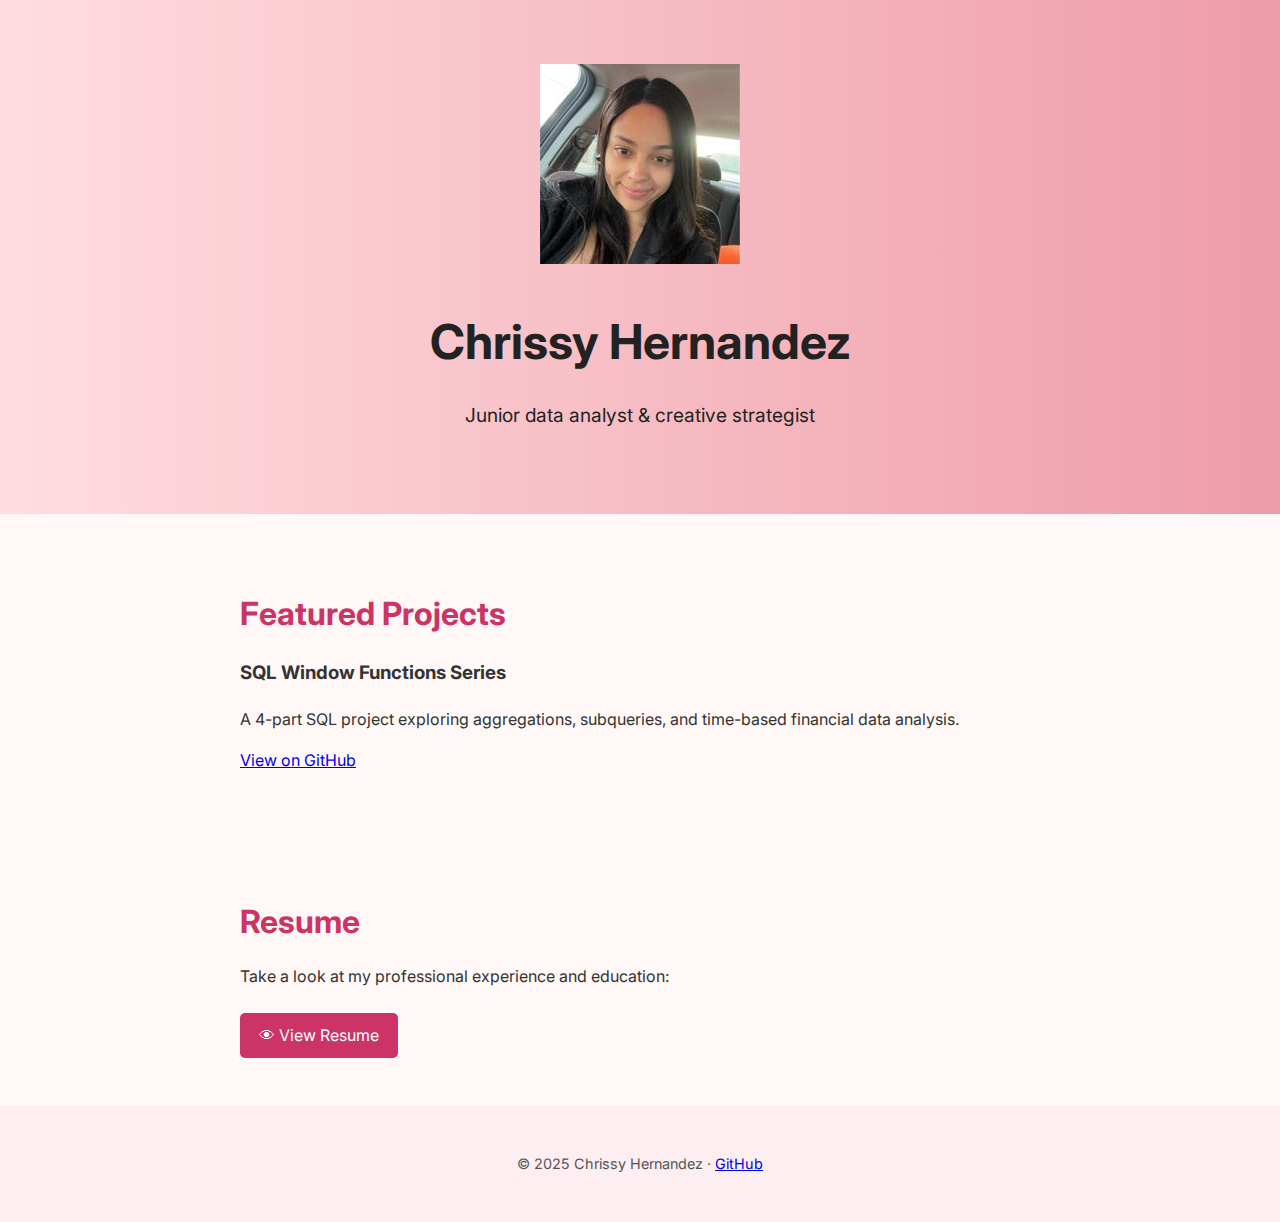
<file: index.html>
<!DOCTYPE html>
<html lang="en">
<head>
  <meta charset="UTF-8" />
  <meta name="viewport" content="width=device-width, initial-scale=1.0" />
  <title>Chrissy Hernandez | Portfolio</title>
  <link rel="stylesheet" href="style.css" />
  <link href="https://fonts.googleapis.com/css2?family=Inter:wght@400;600&display=swap" rel="stylesheet">
</head>
<body>
  <header class="hero">
    <div class="hero-content">
      <img src="profile.jpg" alt="Chrissy Hernandez" class="profile-pic">
      <div>
        <h1>Chrissy Hernandez</h1>
        <p class="tagline">Junior data analyst & creative strategist</p>
      </div>
    </div>
  </header>

  <main>
    <section id="projects">
      <h2>Featured Projects</h2>
      <div class="project-card">
        <h3>SQL Window Functions Series</h3>
        <p>A 4-part SQL project exploring aggregations, subqueries, and time-based financial data analysis.</p>
        <a href="https://github.com/christiiineh/chrissys_portfolio" target="_blank">View on GitHub</a>
      </div>
    </section>

    <section id="resume">
      <h2>Resume</h2>
      <p>Take a look at my professional experience and education:</p>
      <a href="resume.html" class="button">👁 View Resume</a>
    </section>

    
  </main>

  <footer>
    <p>© 2025 Chrissy Hernandez · <a href="https://github.com/chrissyh1" target="_blank">GitHub</a></p>
  </footer>
</body>
</html>
</file>
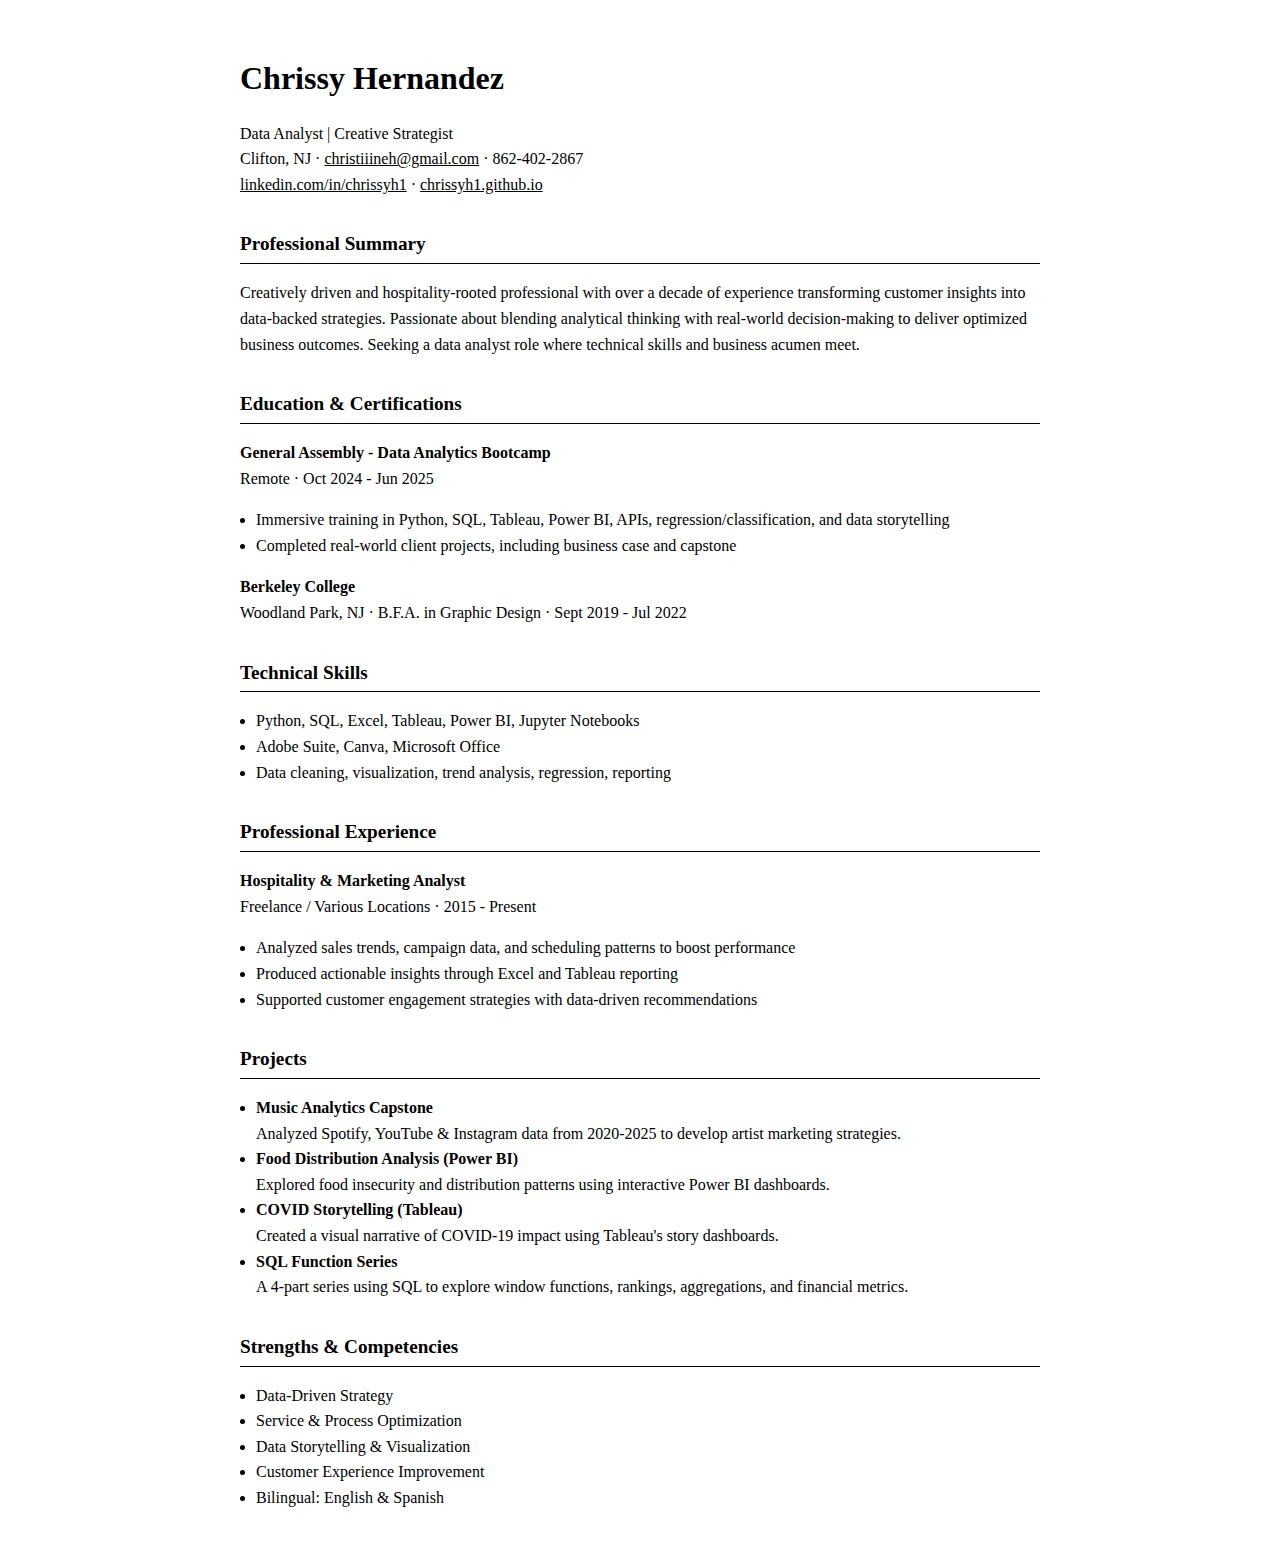
<file: resume (2).html>
<!DOCTYPE html>
<html lang="en">
<head>
  <meta charset="UTF-8" />
  <meta name="viewport" content="width=device-width, initial-scale=1.0" />
  <title>Chrissy Hernandez - Resume</title>
  <style>
    body {
      font-family: 'Times New Roman', Times, serif;
      background-color: white;
      color: black;
      padding: 2rem;
      max-width: 800px;
      margin: auto;
      line-height: 1.6;
    }
    h1 {
      font-size: 2rem;
      margin-bottom: 0.2rem;
    }
    h2 {
      margin-top: 2rem;
      border-bottom: 1px solid black;
      padding-bottom: 0.2rem;
      font-size: 1.2rem;
    }
    .section {
      margin-bottom: 1.5rem;
    }
    .contact a {
      color: black;
      text-decoration: underline;
    }
    ul {
      padding-left: 1rem;
    }
  </style>
</head>
<body>

  <h1>Chrissy Hernandez</h1>
  <p class="contact">
    Data Analyst | Creative Strategist<br>
    Clifton, NJ · <a href="mailto:christiiineh@gmail.com">christiiineh@gmail.com</a> · 862-402-2867<br>
    <a href="https://www.linkedin.com/in/chrissyh1" target="_blank">linkedin.com/in/chrissyh1</a> ·
    <a href="https://chrissyh1.github.io" target="_blank">chrissyh1.github.io</a>
  </p>

  <div class="section">
    <h2>Professional Summary</h2>
    <p>Creatively driven and hospitality-rooted professional with over a decade of experience transforming customer insights into data-backed strategies. Passionate about blending analytical thinking with real-world decision-making to deliver optimized business outcomes. Seeking a data analyst role where technical skills and business acumen meet.</p>
  </div>

  <div class="section">
    <h2>Education & Certifications</h2>
    <p><strong>General Assembly - Data Analytics Bootcamp</strong><br>
    Remote · Oct 2024 - Jun 2025</p>
    <ul>
      <li>Immersive training in Python, SQL, Tableau, Power BI, APIs, regression/classification, and data storytelling</li>
      <li>Completed real-world client projects, including business case and capstone</li>
    </ul>
    <p><strong>Berkeley College</strong><br>
    Woodland Park, NJ · B.F.A. in Graphic Design · Sept 2019 - Jul 2022</p>
  </div>

  <div class="section">
    <h2>Technical Skills</h2>
    <ul>
      <li>Python, SQL, Excel, Tableau, Power BI, Jupyter Notebooks</li>
      <li>Adobe Suite, Canva, Microsoft Office</li>
      <li>Data cleaning, visualization, trend analysis, regression, reporting</li>
    </ul>
  </div>

  <div class="section">
    <h2>Professional Experience</h2>
    <p><strong>Hospitality & Marketing Analyst</strong><br>
    Freelance / Various Locations · 2015 - Present</p>
    <ul>
      <li>Analyzed sales trends, campaign data, and scheduling patterns to boost performance</li>
      <li>Produced actionable insights through Excel and Tableau reporting</li>
      <li>Supported customer engagement strategies with data-driven recommendations</li>
    </ul>
  </div>

  <div class="section">
    <h2>Projects</h2>
    <ul>
      <li><strong>Music Analytics Capstone</strong><br>
      Analyzed Spotify, YouTube & Instagram data from 2020-2025 to develop artist marketing strategies.</li>
      <li><strong>Food Distribution Analysis (Power BI)</strong><br>
      Explored food insecurity and distribution patterns using interactive Power BI dashboards.</li>
      <li><strong>COVID Storytelling (Tableau)</strong><br>
      Created a visual narrative of COVID-19 impact using Tableau's story dashboards.</li>
      <li><strong>SQL Function Series</strong><br>
      A 4-part series using SQL to explore window functions, rankings, aggregations, and financial metrics.</li>
    </ul>
  </div>

  <div class="section">
    <h2>Strengths & Competencies</h2>
    <ul>
      <li>Data-Driven Strategy</li>
      <li>Service & Process Optimization</li>
      <li>Data Storytelling & Visualization</li>
      <li>Customer Experience Improvement</li>
      <li>Bilingual: English & Spanish</li>
    </ul>
  </div>

</body>
</html>
</file>
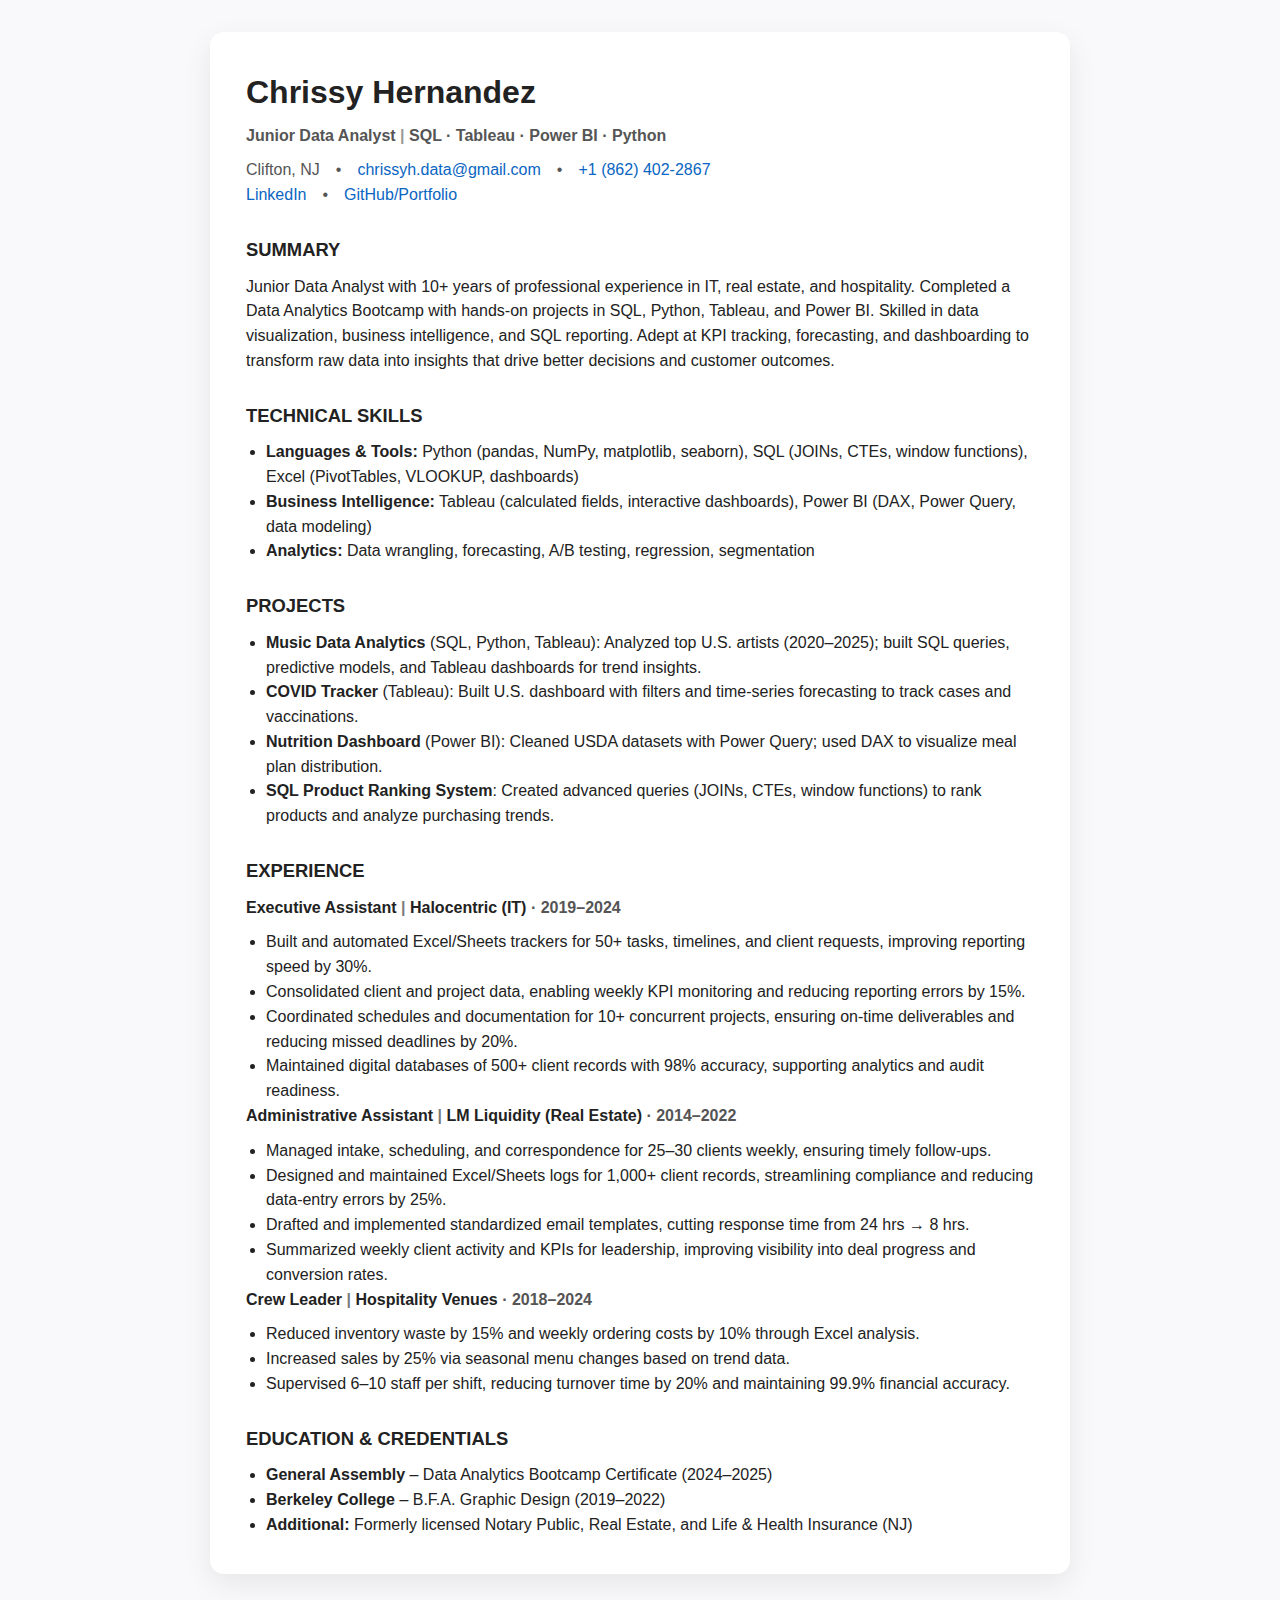
<file: resume.html>
<!DOCTYPE html>
<html lang="en">
<head>
  <meta charset="UTF-8" />
  <meta name="viewport" content="width=device-width, initial-scale=1.0"/>
  <title>Chrissy Hernandez – Junior Data Analyst Resume</title>
  <style>
    :root{
      --bg:#f9f9fb;
      --card:#ffffff;
      --ink:#222;
      --muted:#555;
      --link:#0a66c2;
      --ring:rgba(10,102,194,.15);
    }
    *{box-sizing:border-box}
    body{
      margin:0; padding:32px;
      font-family: -apple-system, BlinkMacSystemFont, "Segoe UI", Roboto, Helvetica, Arial;
      line-height:1.55; color:var(--ink); background:var(--bg);
    }
    .container{
      max-width: 860px; margin: 0 auto; background:var(--card);
      padding: 36px; border-radius: 14px;
      box-shadow: 0 10px 30px rgba(0,0,0,.08);
    }
    h1{font-size: 2rem; margin:0 0 6px}
    h2{font-size:1.15rem; text-transform:uppercase; margin:28px 0 10px}
    p{margin:0 0 10px}
    .subhead{color:var(--muted); font-weight:600}
    a{color:var(--link); text-decoration:none}
    a:hover{text-decoration:underline}
    .contact, .links{display:flex; flex-wrap:wrap; gap:10px 16px; color:var(--muted)}
    .at{opacity:.6}
    .section{margin-top:20px}
    ul{margin:8px 0 0; padding-left:20px}
    .role{font-weight:700}
    .meta{color:var(--muted)}
    .download{margin-top:28px; font-weight:700}
    /* Print */
    @media print{
      body{background:#fff; padding:0}
      .container{box-shadow:none; border-radius:0; padding:0}
      .download{display:none}
    }
  </style>
</head>
<body>
  <main class="container" role="main">
    <header>
      <h1>Chrissy Hernandez</h1>
      <p class="subhead">Junior Data Analyst <span class="at">|</span> SQL · Tableau · Power BI · Python</p>

      <div class="contact">
        <span>Clifton, NJ</span>
        <span>•</span>
        <a href="mailto:chrissyh.data@gmail.com">chrissyh.data@gmail.com</a>
        <span>•</span>
        <a href="tel:+18624022867">+1 (862) 402-2867</a>
      </div>

      <div class="links">
        <a href="https://linkedin.com/in/chrissyh1" target="_blank" rel="noopener">LinkedIn</a>
        <span>•</span>
        <a href="https://chrissyh1.github.io" target="_blank" rel="noopener">GitHub/Portfolio</a>
      </div>
    </header>

    <section class="section">
      <h2>Summary</h2>
      <p>
        Junior Data Analyst with 10+ years of professional experience in IT, real estate, and hospitality.
        Completed a Data Analytics Bootcamp with hands-on projects in SQL, Python, Tableau, and Power BI.
        Skilled in data visualization, business intelligence, and SQL reporting. Adept at KPI tracking,
        forecasting, and dashboarding to transform raw data into insights that drive better decisions
        and customer outcomes.
      </p>
    </section>

    <section class="section">
      <h2>Technical Skills</h2>
      <ul>
        <li><strong>Languages &amp; Tools:</strong> Python (pandas, NumPy, matplotlib, seaborn), SQL (JOINs, CTEs, window functions), Excel (PivotTables, VLOOKUP, dashboards)</li>
        <li><strong>Business Intelligence:</strong> Tableau (calculated fields, interactive dashboards), Power BI (DAX, Power Query, data modeling)</li>
        <li><strong>Analytics:</strong> Data wrangling, forecasting, A/B testing, regression, segmentation</li>
      </ul>
    </section>

    <section class="section">
      <h2>Projects</h2>
      <ul>
        <li><strong>Music Data Analytics</strong> (SQL, Python, Tableau): Analyzed top U.S. artists (2020–2025); built SQL queries, predictive models, and Tableau dashboards for trend insights.</li>
        <li><strong>COVID Tracker</strong> (Tableau): Built U.S. dashboard with filters and time-series forecasting to track cases and vaccinations.</li>
        <li><strong>Nutrition Dashboard</strong> (Power BI): Cleaned USDA datasets with Power Query; used DAX to visualize meal plan distribution.</li>
        <li><strong>SQL Product Ranking System</strong>: Created advanced queries (JOINs, CTEs, window functions) to rank products and analyze purchasing trends.</li>
      </ul>
    </section>

    <section class="section">
      <h2>Experience</h2>

      <p class="role">Executive Assistant <span class="at">|</span> Halocentric (IT) <span class="meta">· 2019–2024</span></p>
      <ul>
        <li>Built and automated Excel/Sheets trackers for 50+ tasks, timelines, and client requests, improving reporting speed by 30%.</li>
        <li>Consolidated client and project data, enabling weekly KPI monitoring and reducing reporting errors by 15%.</li>
        <li>Coordinated schedules and documentation for 10+ concurrent projects, ensuring on-time deliverables and reducing missed deadlines by 20%.</li>
        <li>Maintained digital databases of 500+ client records with 98% accuracy, supporting analytics and audit readiness.</li>
      </ul>

      <p class="role">Administrative Assistant <span class="at">|</span> LM Liquidity (Real Estate) <span class="meta">· 2014–2022</span></p>
      <ul>
        <li>Managed intake, scheduling, and correspondence for 25–30 clients weekly, ensuring timely follow-ups.</li>
        <li>Designed and maintained Excel/Sheets logs for 1,000+ client records, streamlining compliance and reducing data-entry errors by 25%.</li>
        <li>Drafted and implemented standardized email templates, cutting response time from 24 hrs → 8 hrs.</li>
        <li>Summarized weekly client activity and KPIs for leadership, improving visibility into deal progress and conversion rates.</li>
      </ul>

      <p class="role">Crew Leader <span class="at">|</span> Hospitality Venues <span class="meta">· 2018–2024</span></p>
      <ul>
        <li>Reduced inventory waste by 15% and weekly ordering costs by 10% through Excel analysis.</li>
        <li>Increased sales by 25% via seasonal menu changes based on trend data.</li>
        <li>Supervised 6–10 staff per shift, reducing turnover time by 20% and maintaining 99.9% financial accuracy.</li>
      </ul>
    </section>

    <section class="section">
      <h2>Education &amp; Credentials</h2>
      <ul>
        <li><strong>General Assembly</strong> – Data Analytics Bootcamp Certificate (2024–2025)</li>
        <li><strong>Berkeley College</strong> – B.F.A. Graphic Design (2019–2022)</li>
        <li><strong>Additional:</strong> Formerly licensed Notary Public, Real Estate, and Life &amp; Health Insurance (NJ)</li>
      </ul>
    </section>
</body>
</html>
</file>
<file: style.css>
body {
  margin: 0;
  font-family: 'Inter', sans-serif;
  background-color: #fff8f6;
  color: #333;
  line-height: 1.6;
}
.hero {
  background: linear-gradient(to right, #ffdde1, #ee9ca7);
  text-align: center;
  padding: 4rem 2rem;
  color: #222;
}
.hero h1 {
  font-size: 3rem;
  margin-bottom: 0.5rem;
}
.hero p {
  font-size: 1.2rem;
}
section {
  padding: 3rem 2rem;
  max-width: 800px;
  margin: 0 auto;
}
h2 {
  font-size: 2rem;
  color: #cc3366;
  margin-bottom: 1rem;
}
.project {
  background-color: #fff;
  padding: 1.5rem;
  border-radius: 8px;
  box-shadow: 0 2px 5px rgba(0, 0, 0, 0.1);
  margin-bottom: 2rem;
}
.project h3 {
  margin-top: 0;
  color: #333;
}
.button, .project a {
  display: inline-block;
  margin-top: 0.5rem;
  padding: 0.6rem 1.2rem;
  background-color: #cc3366;
  color: #fff;
  text-decoration: none;
  border-radius: 5px;
  transition: background-color 0.3s;
}
.button:hover, .project a:hover {
  background-color: #aa1144;
}
form {
  display: flex;
  flex-direction: column;
  gap: 1rem;
}
input, textarea {
  padding: 0.8rem;
  border: 1px solid #ccc;
  border-radius: 5px;
  font-size: 1rem;
}
button[type="submit"] {
  background-color: #cc3366;
  color: white;
  border: none;
  padding: 0.8rem;
  font-size: 1rem;
  border-radius: 5px;
  cursor: pointer;
  transition: background-color 0.3s;
}
button[type="submit"]:hover {
  background-color: #aa1144;
}
footer {
  text-align: center;
  padding: 2rem;
  background-color: #fceef1;
  font-size: 0.9rem;
  color: #555;
}
</file>
